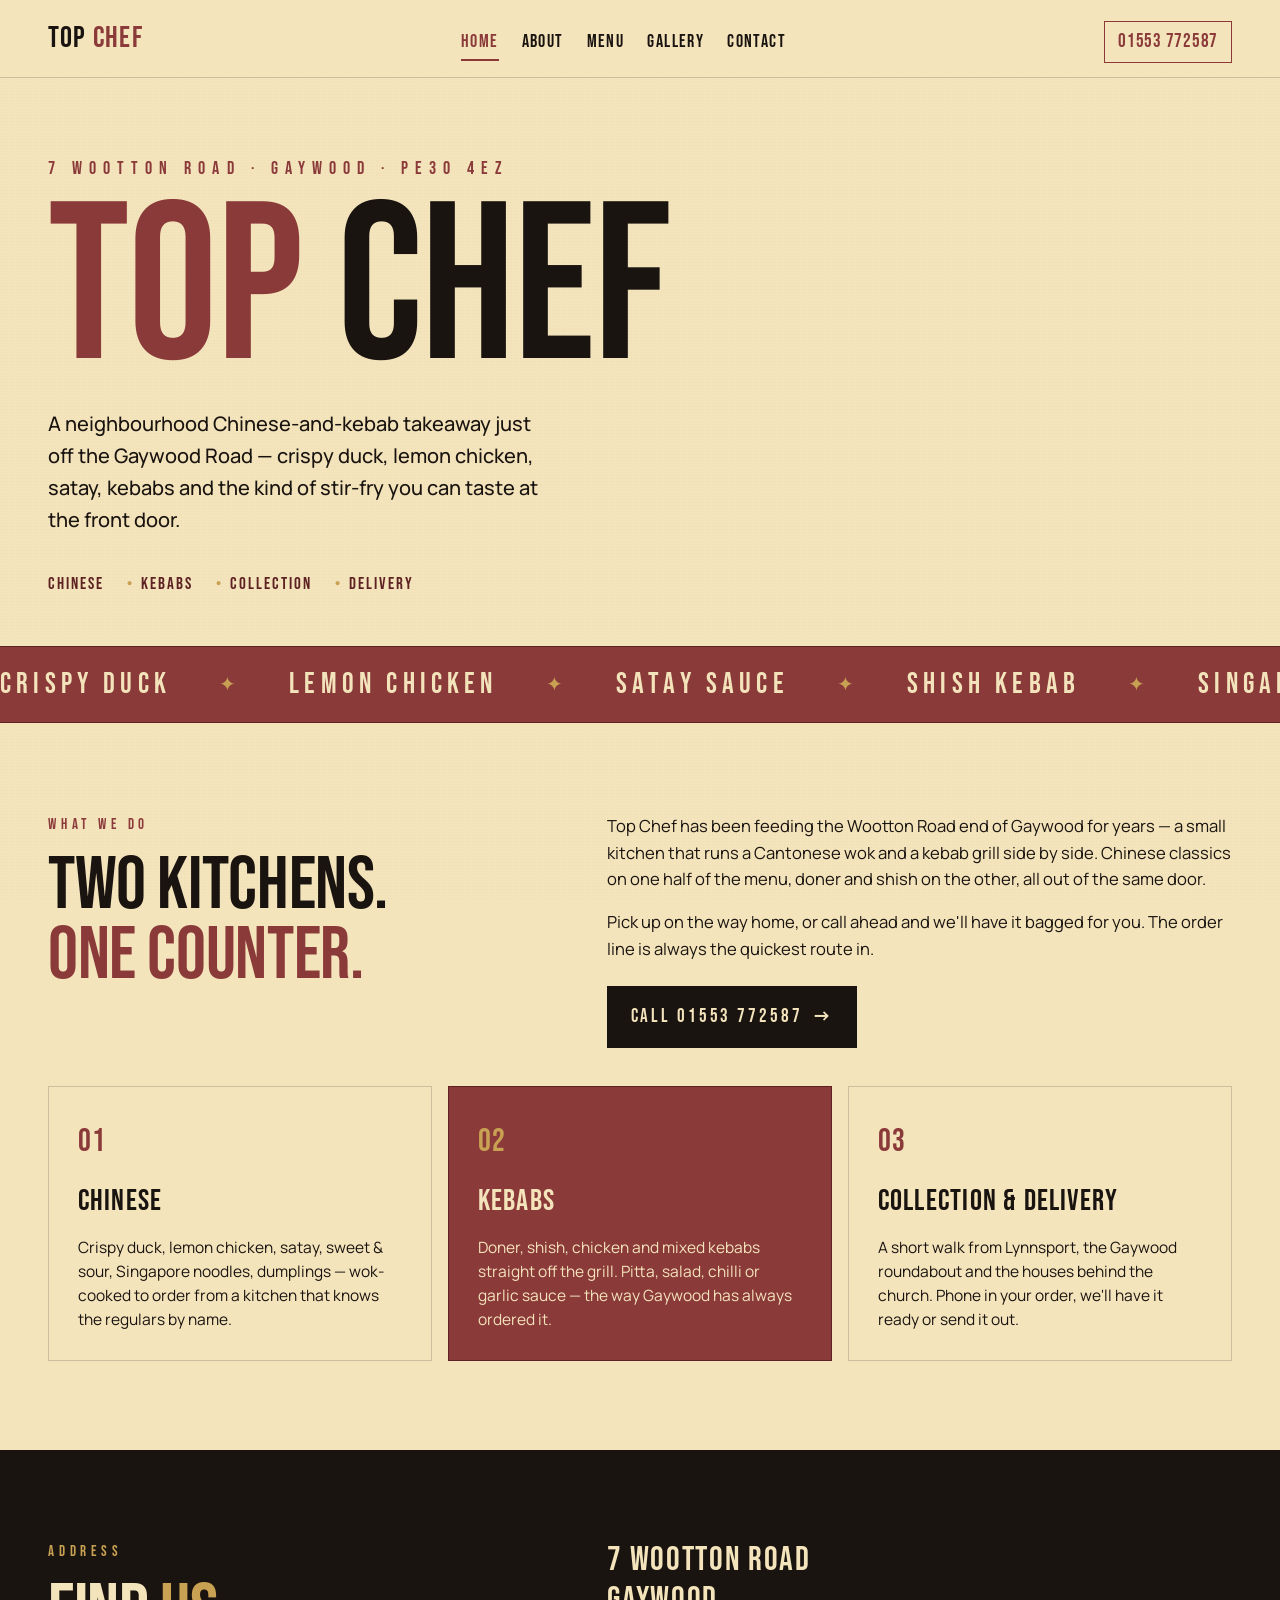
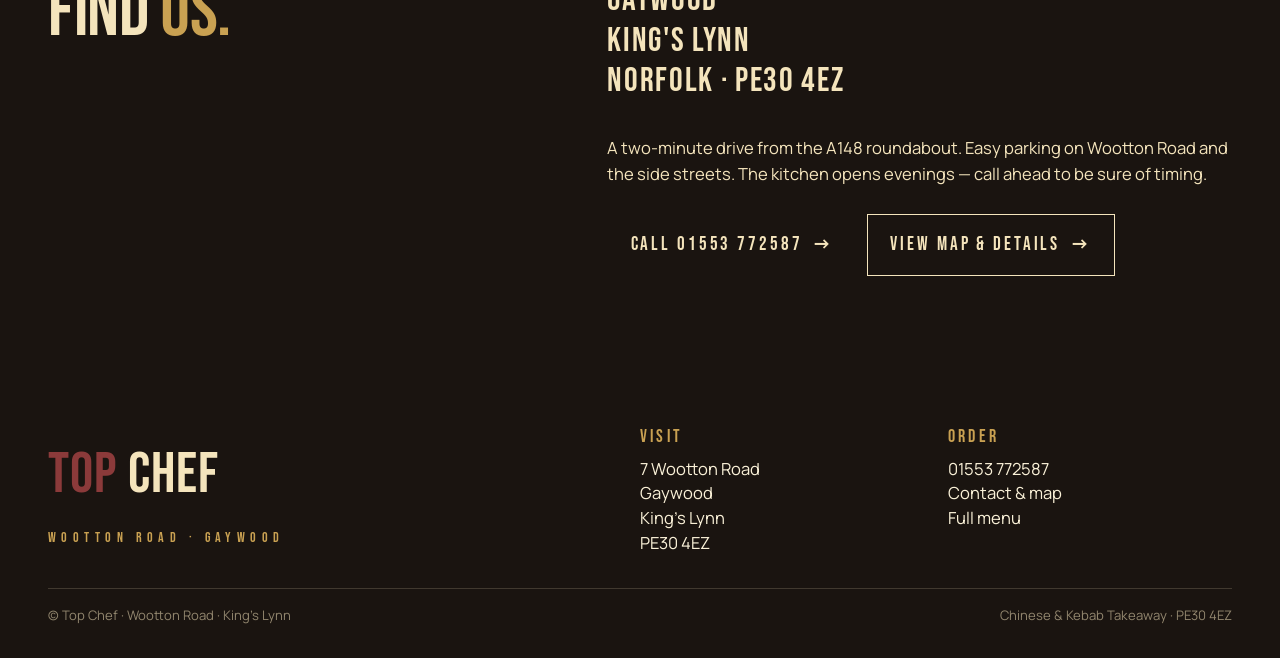
<file: index.html>
<!doctype html>
<html lang="en-GB">
<head>
  <meta charset="utf-8" />
  <meta name="viewport" content="width=device-width, initial-scale=1" />
  <title>Top Chef — Chinese &amp; Kebab Takeaway, Wootton Road, King's Lynn</title>
  <meta name="description" content="Top Chef — Chinese and kebab takeaway on Wootton Road, Gaywood, King's Lynn. Crispy duck, lemon chicken, satay, stir-fries and more. Call 01553 772587." />
  <link rel="stylesheet" href="style.css" />
</head>
<body>
  <nav class="nav" aria-label="Primary">
    <a class="nav__brand" href="index.html"><span>TOP</span> CHEF</a>
    <div class="nav__links">
      <a href="index.html" aria-current="page">Home</a>
      <a href="about.html">About</a>
      <a href="services.html">Menu</a>
      <a href="gallery.html">Gallery</a>
      <a href="contact.html">Contact</a>
    </div>
    <a class="nav__phone" href="tel:+441553772587">01553 772587</a>
  </nav>

  <header class="hero">
    <div class="hero__eyebrow">7 WOOTTON ROAD · GAYWOOD · PE30 4EZ</div>
    <h1 class="hero__wordmark"><span class="accent">TOP</span> CHEF</h1>
    <p class="hero__tag">A neighbourhood Chinese-and-kebab takeaway just off the Gaywood Road — crispy duck, lemon chicken, satay, kebabs and the kind of stir-fry you can taste at the front door.</p>
    <div class="hero__meta">
      <span>CHINESE</span>
      <span>KEBABS</span>
      <span>COLLECTION</span>
      <span>DELIVERY</span>
    </div>
  </header>

  <div class="marquee" aria-hidden="true">
    <div class="marquee__track">
      <span>CRISPY DUCK</span>
      <span>LEMON CHICKEN</span>
      <span>SATAY SAUCE</span>
      <span>SHISH KEBAB</span>
      <span>SINGAPORE NOODLES</span>
      <span>PEKING DUCK</span>
      <span>CRISPY DUCK</span>
      <span>LEMON CHICKEN</span>
      <span>SATAY SAUCE</span>
      <span>SHISH KEBAB</span>
      <span>SINGAPORE NOODLES</span>
      <span>PEKING DUCK</span>
    </div>
  </div>

  <section class="slab">
    <div class="slab__grid slab__grid--split">
      <div>
        <div class="eyebrow">What we do</div>
        <h2 class="h2 reveal">Two kitchens. <span class="accent">One counter.</span></h2>
      </div>
      <div class="slab__body reveal">
        <p>Top Chef has been feeding the Wootton Road end of Gaywood for years — a small kitchen that runs a Cantonese wok and a kebab grill side by side. Chinese classics on one half of the menu, doner and shish on the other, all out of the same door.</p>
        <p>Pick up on the way home, or call ahead and we'll have it bagged for you. The order line is always the quickest route in.</p>
        <a class="btn" href="tel:+441553772587">Call 01553 772587</a>
      </div>
    </div>

    <div class="tiles">
      <div class="tile reveal">
        <div class="tile__num">01</div>
        <div class="tile__title">CHINESE</div>
        <div class="tile__body">Crispy duck, lemon chicken, satay, sweet &amp; sour, Singapore noodles, dumplings — wok-cooked to order from a kitchen that knows the regulars by name.</div>
      </div>
      <div class="tile reveal">
        <div class="tile__num">02</div>
        <div class="tile__title">KEBABS</div>
        <div class="tile__body">Doner, shish, chicken and mixed kebabs straight off the grill. Pitta, salad, chilli or garlic sauce — the way Gaywood has always ordered it.</div>
      </div>
      <div class="tile reveal">
        <div class="tile__num">03</div>
        <div class="tile__title">COLLECTION &amp; DELIVERY</div>
        <div class="tile__body">A short walk from Lynnsport, the Gaywood roundabout and the houses behind the church. Phone in your order, we'll have it ready or send it out.</div>
      </div>
    </div>
  </section>

  <section class="slab slab--ink">
    <div class="slab__grid slab__grid--split">
      <div>
        <div class="eyebrow">Address</div>
        <h2 class="h2 reveal">Find <span class="accent">us.</span></h2>
      </div>
      <div class="slab__body reveal">
        <p style="font-family: var(--font-display); font-size: clamp(1.4rem, 1rem + 1.5vw, 2.1rem); letter-spacing: 0.05em; line-height: 1.2; color: var(--paper);">
          7 WOOTTON ROAD<br/>
          GAYWOOD<br/>
          KING'S LYNN<br/>
          NORFOLK · PE30 4EZ
        </p>
        <p style="margin-top: 1.4rem;">A two-minute drive from the A148 roundabout. Easy parking on Wootton Road and the side streets. The kitchen opens evenings — call ahead to be sure of timing.</p>
        <div style="display: flex; gap: 0.6rem; flex-wrap: wrap; margin-top: 1.2rem;">
          <a class="btn" href="tel:+441553772587">Call 01553 772587</a>
          <a class="btn btn--ghost" style="color: var(--paper); border-color: var(--paper);" href="contact.html">View map &amp; details</a>
        </div>
      </div>
    </div>
  </section>

  <footer class="foot">
    <div class="foot__grid">
      <div>
        <div class="foot__brand"><span>TOP</span> CHEF<small>WOOTTON ROAD · GAYWOOD</small></div>
      </div>
      <div>
        <h4>VISIT</h4>
        <p style="margin: 0; line-height: 1.5;">7 Wootton Road<br/>Gaywood<br/>King's Lynn<br/>PE30 4EZ</p>
      </div>
      <div>
        <h4>ORDER</h4>
        <p style="margin: 0; line-height: 1.5;"><a href="tel:+441553772587">01553 772587</a><br/><a href="contact.html">Contact &amp; map</a><br/><a href="services.html">Full menu</a></p>
      </div>
    </div>
    <hr class="foot__rule" />
    <div class="foot__fine">
      <span>© Top Chef · Wootton Road · King's Lynn</span>
      <span>Chinese &amp; Kebab Takeaway · PE30 4EZ</span>
    </div>
  </footer>
</body>
</html>
</file>
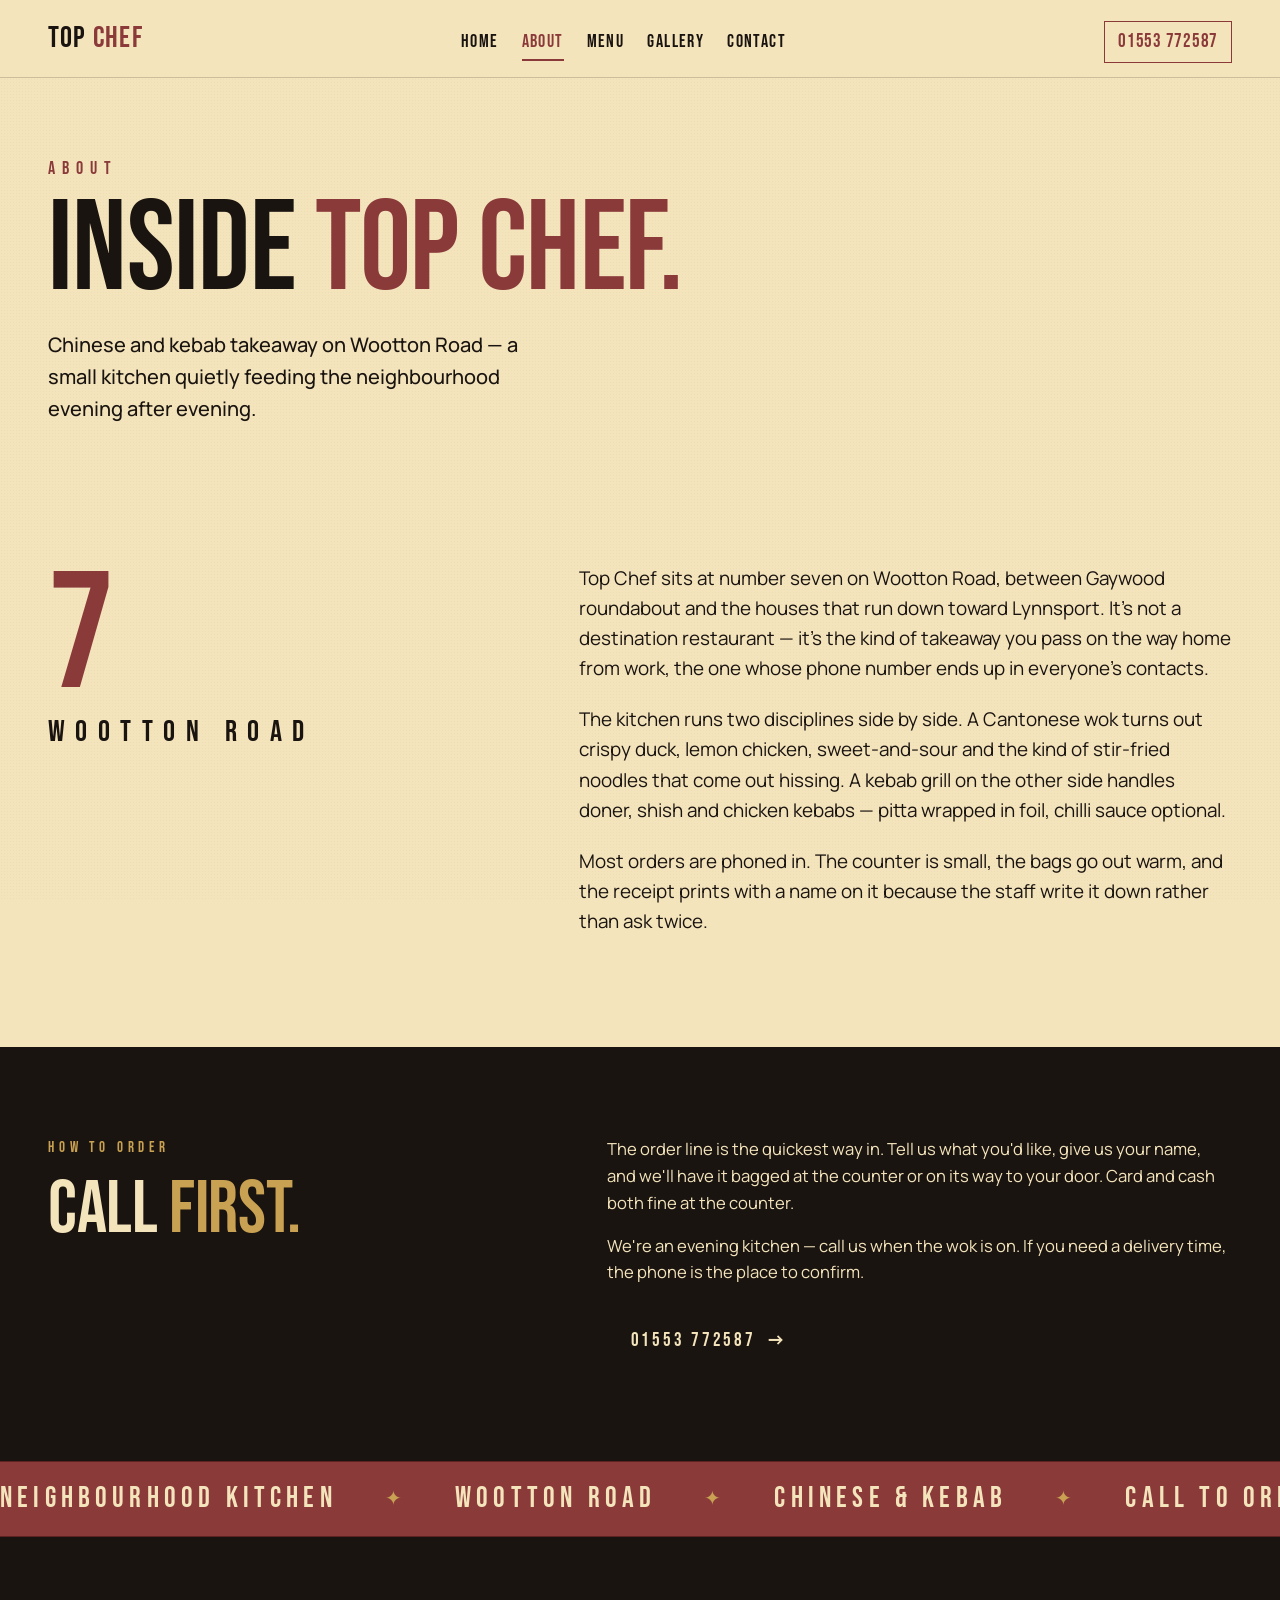
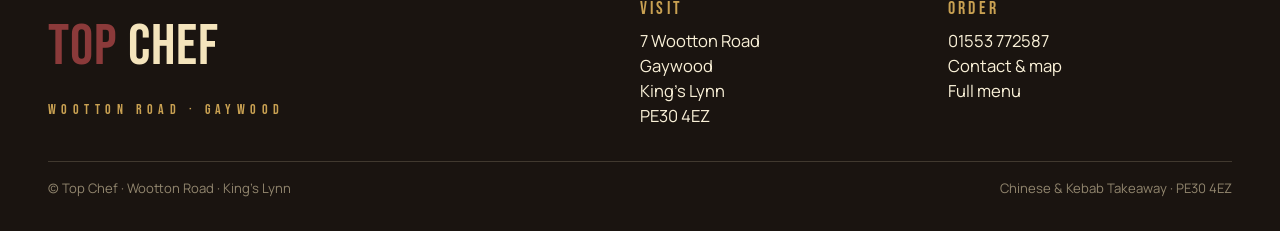
<file: about.html>
<!doctype html>
<html lang="en-GB">
<head>
  <meta charset="utf-8" />
  <meta name="viewport" content="width=device-width, initial-scale=1" />
  <title>About — Top Chef, Wootton Road, King's Lynn</title>
  <meta name="description" content="About Top Chef — a neighbourhood Chinese and kebab takeaway at 7 Wootton Road, Gaywood, King's Lynn PE30 4EZ." />
  <link rel="stylesheet" href="style.css" />
</head>
<body>
  <nav class="nav" aria-label="Primary">
    <a class="nav__brand" href="index.html"><span>TOP</span> CHEF</a>
    <div class="nav__links">
      <a href="index.html">Home</a>
      <a href="about.html" aria-current="page">About</a>
      <a href="services.html">Menu</a>
      <a href="gallery.html">Gallery</a>
      <a href="contact.html">Contact</a>
    </div>
    <a class="nav__phone" href="tel:+441553772587">01553 772587</a>
  </nav>

  <header class="hero">
    <div class="hero__eyebrow">ABOUT</div>
    <h1 class="hero__wordmark" style="font-size: clamp(3rem, 10vw, 8rem);">INSIDE <span class="accent">TOP CHEF.</span></h1>
    <p class="hero__tag">Chinese and kebab takeaway on Wootton Road — a small kitchen quietly feeding the neighbourhood evening after evening.</p>
  </header>

  <section class="slab">
    <div class="about-lockup">
      <div class="about-lockup__num">
        7
        <small>WOOTTON ROAD</small>
      </div>
      <div class="about-body reveal">
        <p>Top Chef sits at number seven on Wootton Road, between Gaywood roundabout and the houses that run down toward Lynnsport. It's not a destination restaurant — it's the kind of takeaway you pass on the way home from work, the one whose phone number ends up in everyone's contacts.</p>
        <p>The kitchen runs two disciplines side by side. A Cantonese wok turns out crispy duck, lemon chicken, sweet-and-sour and the kind of stir-fried noodles that come out hissing. A kebab grill on the other side handles doner, shish and chicken kebabs — pitta wrapped in foil, chilli sauce optional.</p>
        <p>Most orders are phoned in. The counter is small, the bags go out warm, and the receipt prints with a name on it because the staff write it down rather than ask twice.</p>
      </div>
    </div>
  </section>

  <section class="slab slab--ink">
    <div class="slab__grid slab__grid--split">
      <div>
        <div class="eyebrow">How to order</div>
        <h2 class="h2 reveal">Call <span class="accent">first.</span></h2>
      </div>
      <div class="slab__body reveal">
        <p>The order line is the quickest way in. Tell us what you'd like, give us your name, and we'll have it bagged at the counter or on its way to your door. Card and cash both fine at the counter.</p>
        <p>We're an evening kitchen — call us when the wok is on. If you need a delivery time, the phone is the place to confirm.</p>
        <a class="btn" href="tel:+441553772587">01553 772587</a>
      </div>
    </div>
  </section>

  <div class="marquee" aria-hidden="true">
    <div class="marquee__track">
      <span>NEIGHBOURHOOD KITCHEN</span>
      <span>WOOTTON ROAD</span>
      <span>CHINESE &amp; KEBAB</span>
      <span>CALL TO ORDER</span>
      <span>GAYWOOD PE30 4EZ</span>
      <span>NEIGHBOURHOOD KITCHEN</span>
      <span>WOOTTON ROAD</span>
      <span>CHINESE &amp; KEBAB</span>
      <span>CALL TO ORDER</span>
      <span>GAYWOOD PE30 4EZ</span>
    </div>
  </div>

  <footer class="foot">
    <div class="foot__grid">
      <div>
        <div class="foot__brand"><span>TOP</span> CHEF<small>WOOTTON ROAD · GAYWOOD</small></div>
      </div>
      <div>
        <h4>VISIT</h4>
        <p style="margin: 0; line-height: 1.5;">7 Wootton Road<br/>Gaywood<br/>King's Lynn<br/>PE30 4EZ</p>
      </div>
      <div>
        <h4>ORDER</h4>
        <p style="margin: 0; line-height: 1.5;"><a href="tel:+441553772587">01553 772587</a><br/><a href="contact.html">Contact &amp; map</a><br/><a href="services.html">Full menu</a></p>
      </div>
    </div>
    <hr class="foot__rule" />
    <div class="foot__fine">
      <span>© Top Chef · Wootton Road · King's Lynn</span>
      <span>Chinese &amp; Kebab Takeaway · PE30 4EZ</span>
    </div>
  </footer>
</body>
</html>
</file>
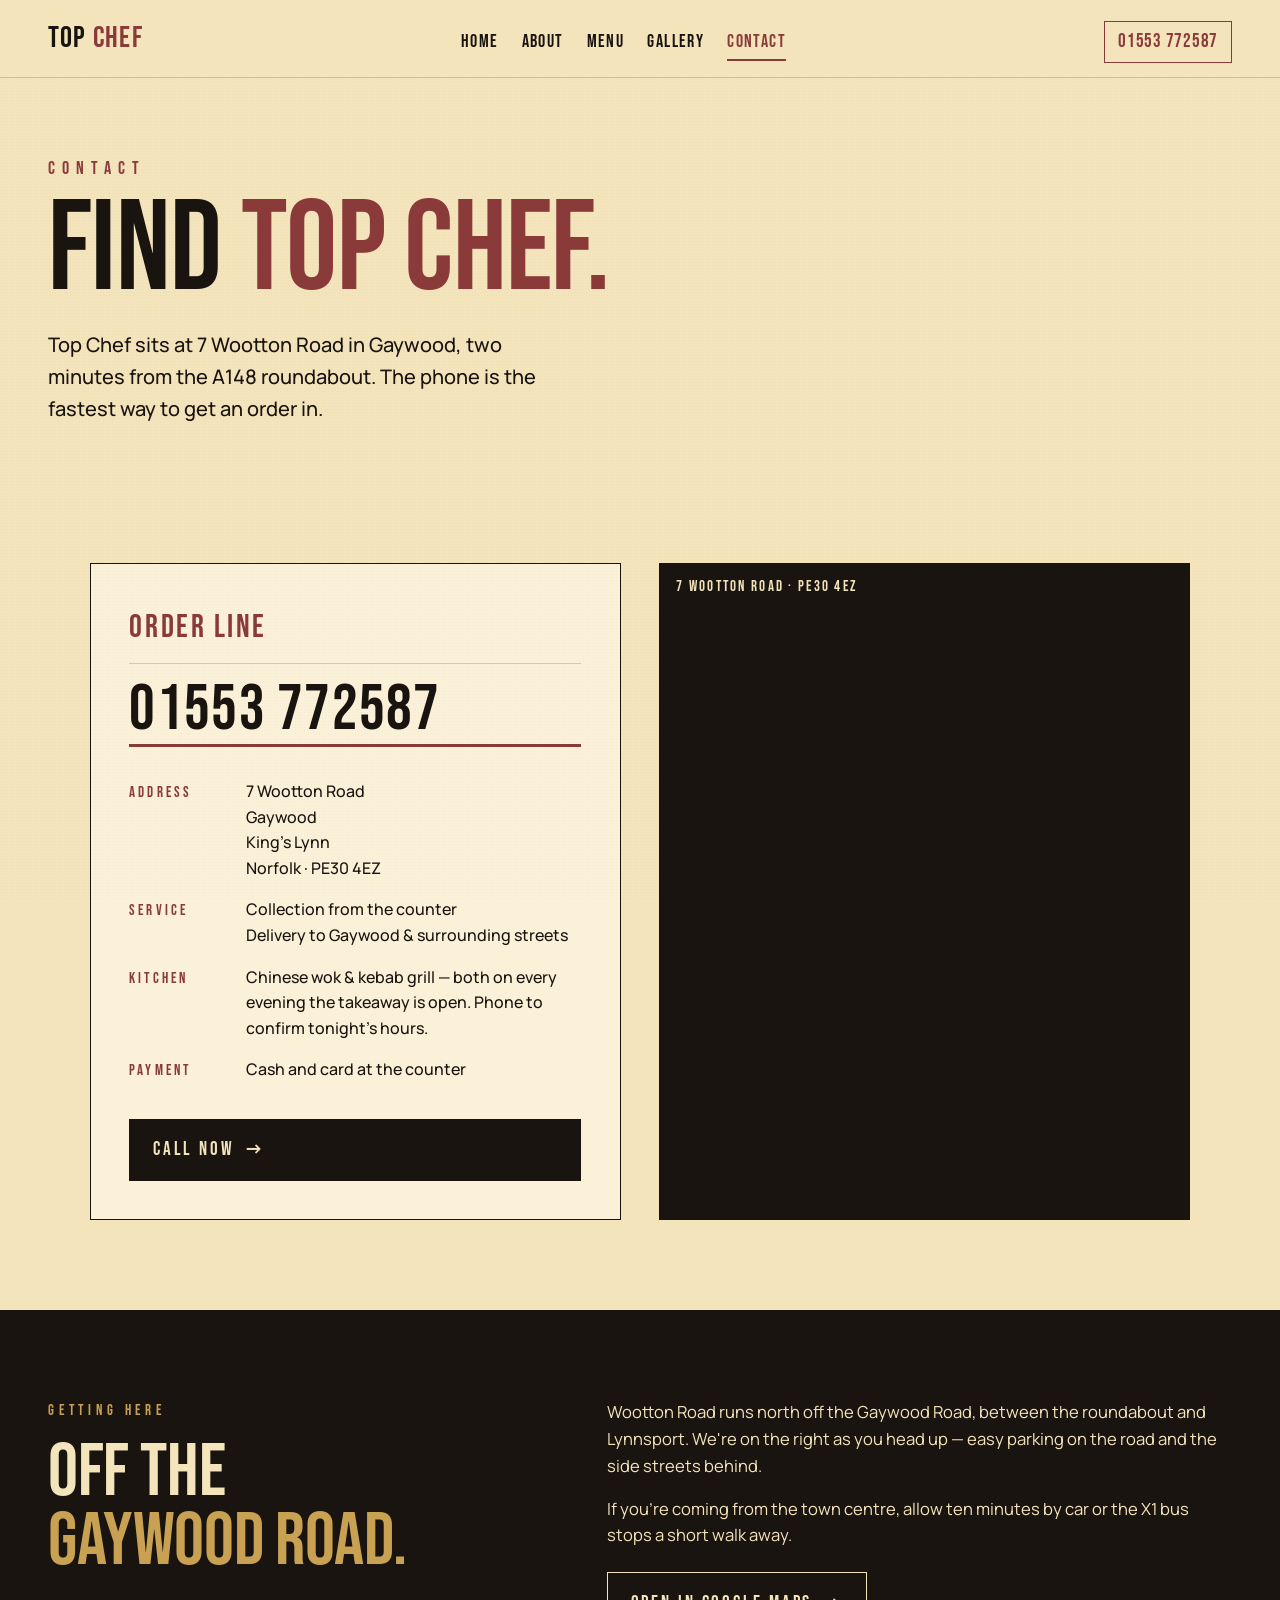
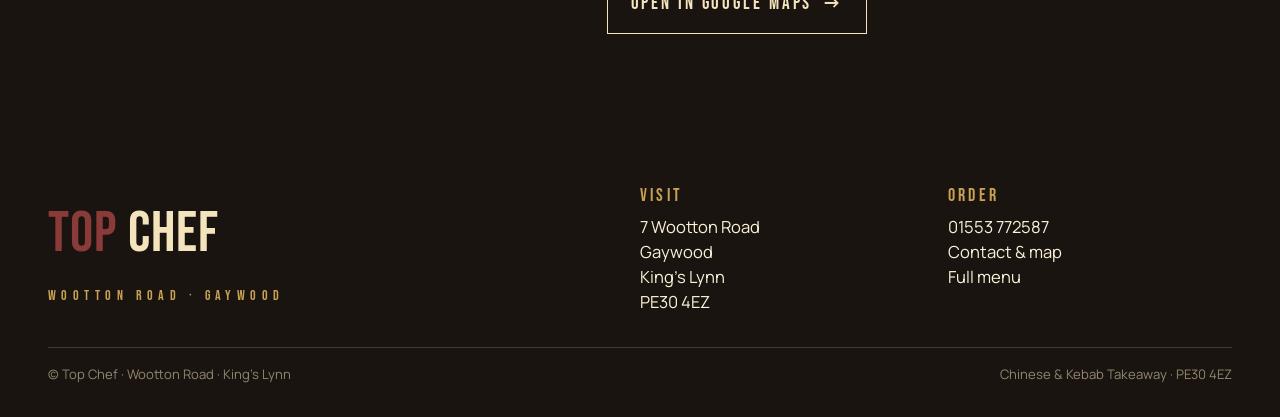
<file: contact.html>
<!doctype html>
<html lang="en-GB">
<head>
  <meta charset="utf-8" />
  <meta name="viewport" content="width=device-width, initial-scale=1" />
  <title>Contact — Top Chef, Wootton Road, King's Lynn</title>
  <meta name="description" content="Top Chef contact — 7 Wootton Road, Gaywood, King's Lynn PE30 4EZ. Call 01553 772587 to order Chinese food and kebabs." />
  <link rel="stylesheet" href="style.css" />
</head>
<body>
  <nav class="nav" aria-label="Primary">
    <a class="nav__brand" href="index.html"><span>TOP</span> CHEF</a>
    <div class="nav__links">
      <a href="index.html">Home</a>
      <a href="about.html">About</a>
      <a href="services.html">Menu</a>
      <a href="gallery.html">Gallery</a>
      <a href="contact.html" aria-current="page">Contact</a>
    </div>
    <a class="nav__phone" href="tel:+441553772587">01553 772587</a>
  </nav>

  <header class="hero">
    <div class="hero__eyebrow">CONTACT</div>
    <h1 class="hero__wordmark" style="font-size: clamp(3rem, 10vw, 8rem);">FIND <span class="accent">TOP CHEF.</span></h1>
    <p class="hero__tag">Top Chef sits at 7 Wootton Road in Gaywood, two minutes from the A148 roundabout. The phone is the fastest way to get an order in.</p>
  </header>

  <section class="slab">
    <div class="contact-grid">
      <div class="letterhead reveal">
        <div class="letterhead__title">Order line</div>
        <a class="letterhead__phone" href="tel:+441553772587">01553&nbsp;772587</a>

        <div class="letterhead__line" style="margin-top: 1rem;">
          <span class="letterhead__label">Address</span>
          <span class="letterhead__value">7 Wootton Road<br/>Gaywood<br/>King's Lynn<br/>Norfolk · PE30 4EZ</span>
        </div>

        <div class="letterhead__line">
          <span class="letterhead__label">Service</span>
          <span class="letterhead__value">Collection from the counter<br/>Delivery to Gaywood &amp; surrounding streets</span>
        </div>

        <div class="letterhead__line">
          <span class="letterhead__label">Kitchen</span>
          <span class="letterhead__value">Chinese wok &amp; kebab grill — both on every evening the takeaway is open. Phone to confirm tonight's hours.</span>
        </div>

        <div class="letterhead__line">
          <span class="letterhead__label">Payment</span>
          <span class="letterhead__value">Cash and card at the counter</span>
        </div>

        <a class="btn" href="tel:+441553772587" style="margin-top: 1.2rem;">Call now</a>
      </div>

      <div class="map-wrap reveal">
        <div class="map-caption">7 WOOTTON ROAD · PE30 4EZ</div>
        <iframe
          title="Map of Top Chef, 7 Wootton Road, King's Lynn, PE30 4EZ"
          loading="lazy"
          referrerpolicy="no-referrer-when-downgrade"
          src="https://www.google.com/maps?q=7+Wootton+Road,+King%27s+Lynn,+PE30+4EZ&output=embed"
          allowfullscreen></iframe>
      </div>
    </div>
  </section>

  <section class="slab slab--ink">
    <div class="slab__grid slab__grid--split">
      <div>
        <div class="eyebrow">Getting here</div>
        <h2 class="h2 reveal">Off the <span class="accent">Gaywood Road.</span></h2>
      </div>
      <div class="slab__body reveal">
        <p>Wootton Road runs north off the Gaywood Road, between the roundabout and Lynnsport. We're on the right as you head up — easy parking on the road and the side streets behind.</p>
        <p>If you're coming from the town centre, allow ten minutes by car or the X1 bus stops a short walk away.</p>
        <a class="btn" href="https://www.google.com/maps?q=7+Wootton+Road,+King%27s+Lynn,+PE30+4EZ" target="_blank" rel="noopener" style="color: var(--paper); border-color: var(--paper); background: transparent;">Open in Google Maps</a>
      </div>
    </div>
  </section>

  <footer class="foot">
    <div class="foot__grid">
      <div>
        <div class="foot__brand"><span>TOP</span> CHEF<small>WOOTTON ROAD · GAYWOOD</small></div>
      </div>
      <div>
        <h4>VISIT</h4>
        <p style="margin: 0; line-height: 1.5;">7 Wootton Road<br/>Gaywood<br/>King's Lynn<br/>PE30 4EZ</p>
      </div>
      <div>
        <h4>ORDER</h4>
        <p style="margin: 0; line-height: 1.5;"><a href="tel:+441553772587">01553 772587</a><br/><a href="contact.html">Contact &amp; map</a><br/><a href="services.html">Full menu</a></p>
      </div>
    </div>
    <hr class="foot__rule" />
    <div class="foot__fine">
      <span>© Top Chef · Wootton Road · King's Lynn</span>
      <span>Chinese &amp; Kebab Takeaway · PE30 4EZ</span>
    </div>
  </footer>
</body>
</html>
</file>
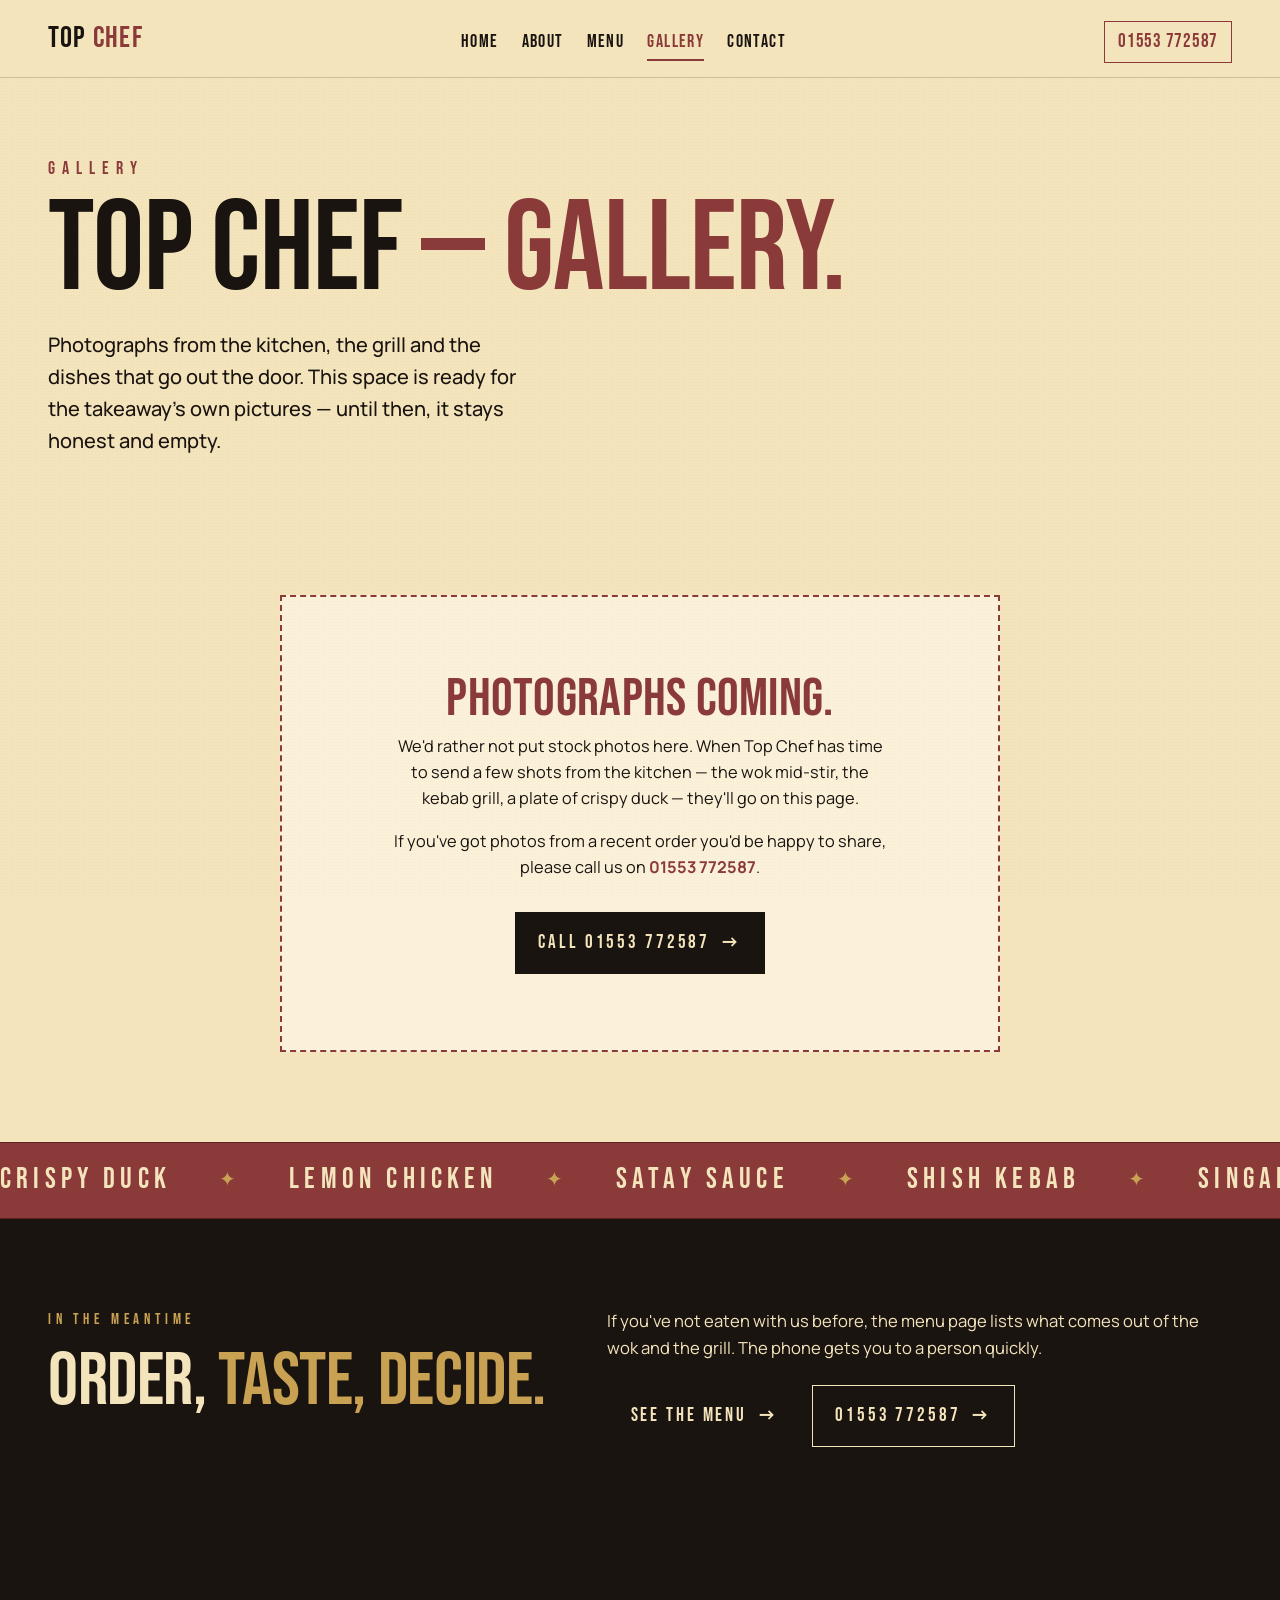
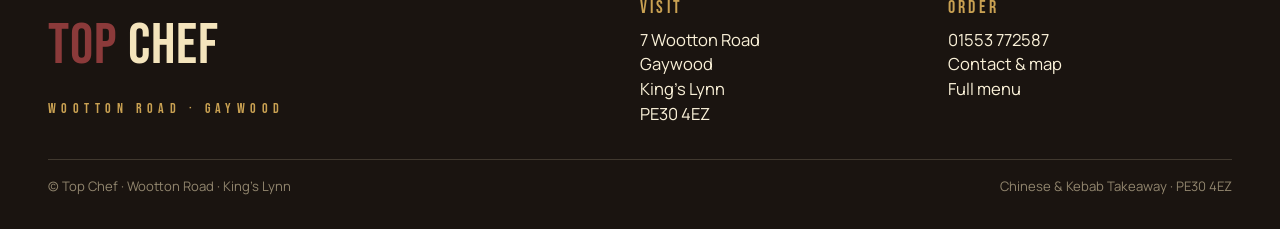
<file: gallery.html>
<!doctype html>
<html lang="en-GB">
<head>
  <meta charset="utf-8" />
  <meta name="viewport" content="width=device-width, initial-scale=1" />
  <title>Gallery — Top Chef, Wootton Road, King's Lynn</title>
  <meta name="description" content="Top Chef gallery — photographs of the kitchen, the counter and the food at 7 Wootton Road, Gaywood, King's Lynn." />
  <link rel="stylesheet" href="style.css" />
</head>
<body>
  <nav class="nav" aria-label="Primary">
    <a class="nav__brand" href="index.html"><span>TOP</span> CHEF</a>
    <div class="nav__links">
      <a href="index.html">Home</a>
      <a href="about.html">About</a>
      <a href="services.html">Menu</a>
      <a href="gallery.html" aria-current="page">Gallery</a>
      <a href="contact.html">Contact</a>
    </div>
    <a class="nav__phone" href="tel:+441553772587">01553 772587</a>
  </nav>

  <header class="hero">
    <div class="hero__eyebrow">GALLERY</div>
    <h1 class="hero__wordmark" style="font-size: clamp(3rem, 10vw, 8rem);">TOP CHEF <span class="accent">— GALLERY.</span></h1>
    <p class="hero__tag">Photographs from the kitchen, the grill and the dishes that go out the door. This space is ready for the takeaway's own pictures — until then, it stays honest and empty.</p>
  </header>

  <section class="slab">
    <div class="gallery-empty reveal">
      <h2>Photographs coming.</h2>
      <p>We'd rather not put stock photos here. When Top Chef has time to send a few shots from the kitchen — the wok mid-stir, the kebab grill, a plate of crispy duck — they'll go on this page.</p>
      <p style="margin-top: 1rem;">If you've got photos from a recent order you'd be happy to share, please call us on <a href="tel:+441553772587" style="color: var(--oxblood); font-weight: 700;">01553&nbsp;772587</a>.</p>
      <a class="btn" href="tel:+441553772587" style="margin-top: 1.6rem;">Call 01553 772587</a>
    </div>
  </section>

  <div class="marquee" aria-hidden="true">
    <div class="marquee__track">
      <span>CRISPY DUCK</span>
      <span>LEMON CHICKEN</span>
      <span>SATAY SAUCE</span>
      <span>SHISH KEBAB</span>
      <span>SINGAPORE NOODLES</span>
      <span>PEKING DUCK</span>
      <span>CRISPY DUCK</span>
      <span>LEMON CHICKEN</span>
      <span>SATAY SAUCE</span>
      <span>SHISH KEBAB</span>
      <span>SINGAPORE NOODLES</span>
      <span>PEKING DUCK</span>
    </div>
  </div>

  <section class="slab slab--ink">
    <div class="slab__grid slab__grid--split">
      <div>
        <div class="eyebrow">In the meantime</div>
        <h2 class="h2 reveal">Order, <span class="accent">taste, decide.</span></h2>
      </div>
      <div class="slab__body reveal">
        <p>If you've not eaten with us before, the menu page lists what comes out of the wok and the grill. The phone gets you to a person quickly.</p>
        <div style="display: flex; gap: 0.6rem; flex-wrap: wrap; margin-top: 1rem;">
          <a class="btn" href="services.html">See the menu</a>
          <a class="btn btn--ghost" href="tel:+441553772587" style="color: var(--paper); border-color: var(--paper);">01553 772587</a>
        </div>
      </div>
    </div>
  </section>

  <footer class="foot">
    <div class="foot__grid">
      <div>
        <div class="foot__brand"><span>TOP</span> CHEF<small>WOOTTON ROAD · GAYWOOD</small></div>
      </div>
      <div>
        <h4>VISIT</h4>
        <p style="margin: 0; line-height: 1.5;">7 Wootton Road<br/>Gaywood<br/>King's Lynn<br/>PE30 4EZ</p>
      </div>
      <div>
        <h4>ORDER</h4>
        <p style="margin: 0; line-height: 1.5;"><a href="tel:+441553772587">01553 772587</a><br/><a href="contact.html">Contact &amp; map</a><br/><a href="services.html">Full menu</a></p>
      </div>
    </div>
    <hr class="foot__rule" />
    <div class="foot__fine">
      <span>© Top Chef · Wootton Road · King's Lynn</span>
      <span>Chinese &amp; Kebab Takeaway · PE30 4EZ</span>
    </div>
  </footer>
</body>
</html>
</file>
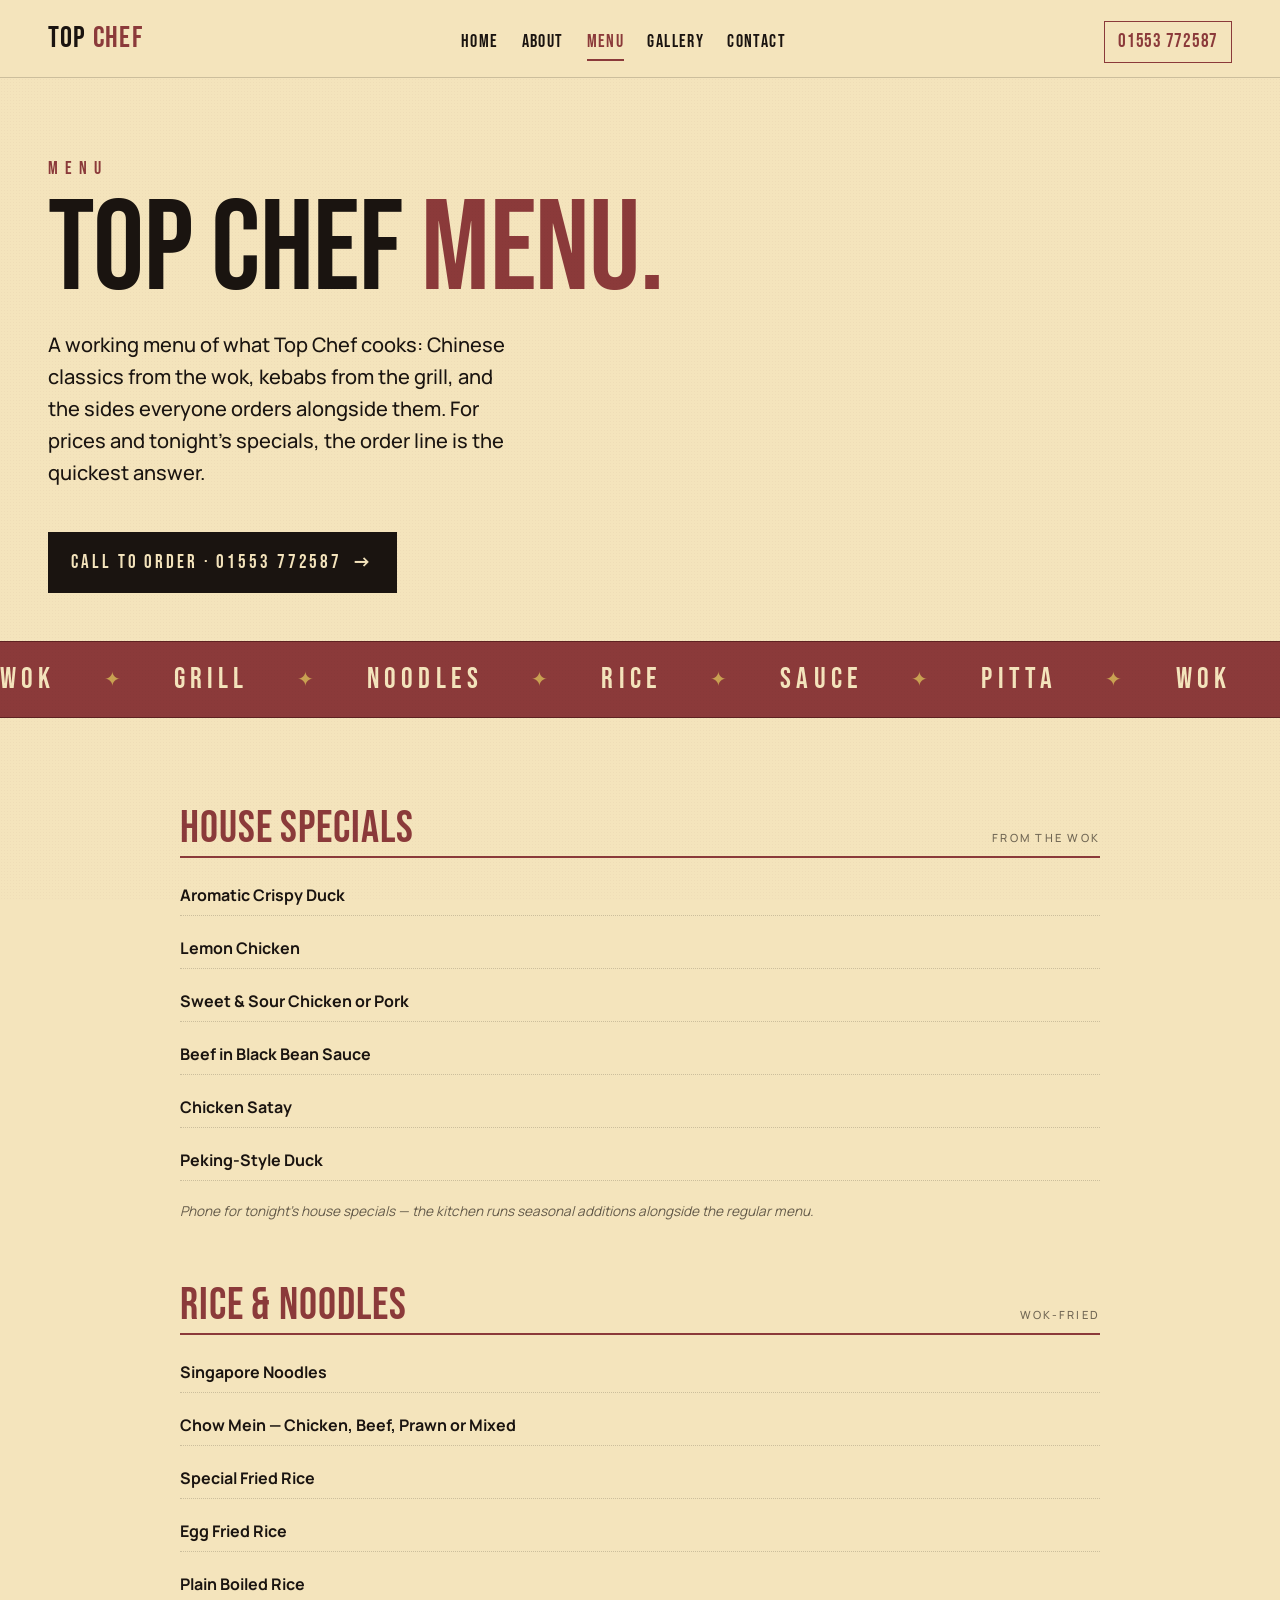
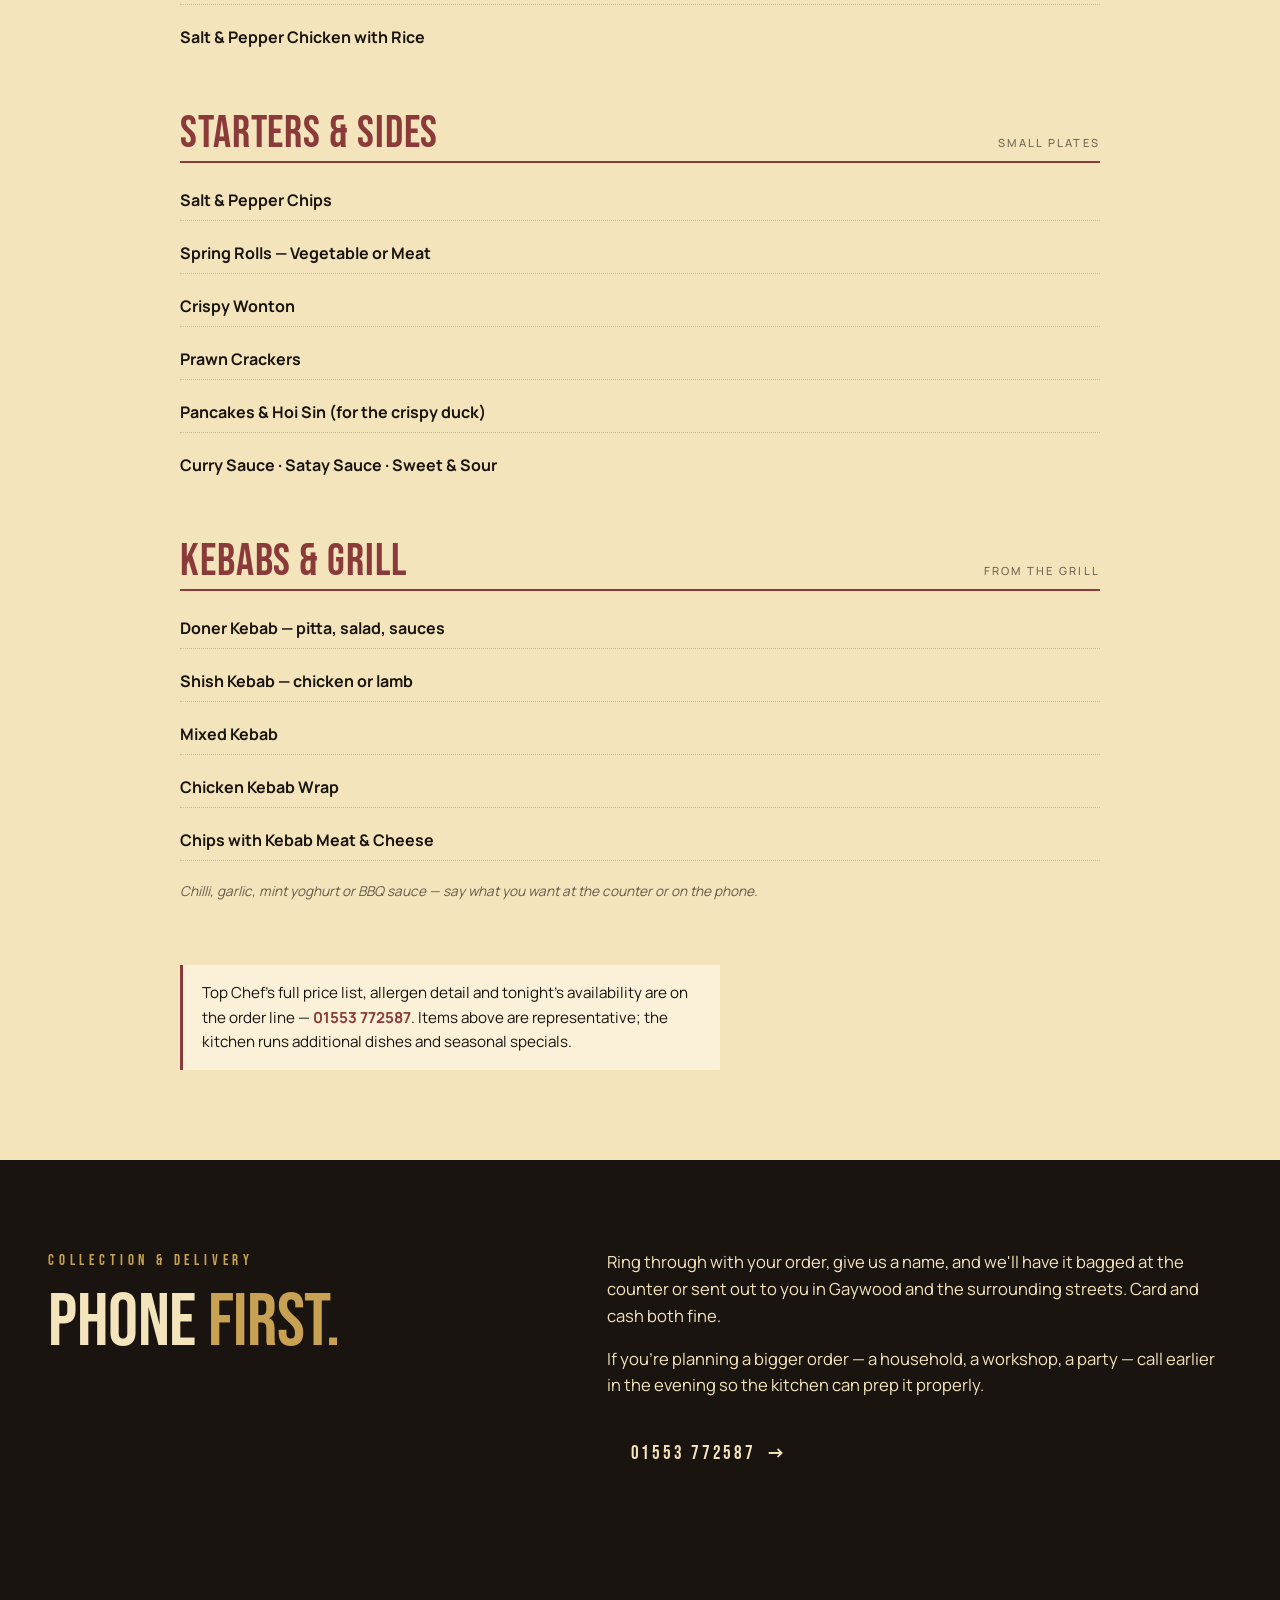
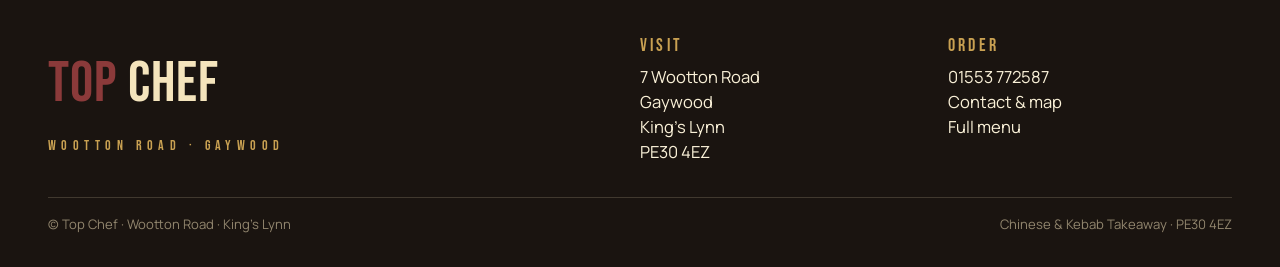
<file: services.html>
<!doctype html>
<html lang="en-GB">
<head>
  <meta charset="utf-8" />
  <meta name="viewport" content="width=device-width, initial-scale=1" />
  <title>Menu — Top Chef, Wootton Road, King's Lynn</title>
  <meta name="description" content="Top Chef menu — Chinese dishes, kebabs, sides and rice. Wootton Road, Gaywood, King's Lynn PE30 4EZ. Call 01553 772587 to order." />
  <link rel="stylesheet" href="style.css" />
</head>
<body>
  <nav class="nav" aria-label="Primary">
    <a class="nav__brand" href="index.html"><span>TOP</span> CHEF</a>
    <div class="nav__links">
      <a href="index.html">Home</a>
      <a href="about.html">About</a>
      <a href="services.html" aria-current="page">Menu</a>
      <a href="gallery.html">Gallery</a>
      <a href="contact.html">Contact</a>
    </div>
    <a class="nav__phone" href="tel:+441553772587">01553 772587</a>
  </nav>

  <header class="hero">
    <div class="hero__eyebrow">MENU</div>
    <h1 class="hero__wordmark" style="font-size: clamp(3rem, 10vw, 8rem);">TOP CHEF <span class="accent">MENU.</span></h1>
    <p class="hero__tag">A working menu of what Top Chef cooks: Chinese classics from the wok, kebabs from the grill, and the sides everyone orders alongside them. For prices and tonight's specials, the order line is the quickest answer.</p>
    <a class="btn" href="tel:+441553772587" style="margin-top: 1.4rem;">Call to order · 01553 772587</a>
  </header>

  <div class="marquee" aria-hidden="true">
    <div class="marquee__track">
      <span>WOK</span>
      <span>GRILL</span>
      <span>NOODLES</span>
      <span>RICE</span>
      <span>SAUCE</span>
      <span>PITTA</span>
      <span>WOK</span>
      <span>GRILL</span>
      <span>NOODLES</span>
      <span>RICE</span>
      <span>SAUCE</span>
      <span>PITTA</span>
    </div>
  </div>

  <section class="slab">
    <div class="menu">

      <div class="menu__section reveal">
        <h3>House Specials <small>FROM THE WOK</small></h3>
        <ul class="menu__list">
          <li><span class="dish">Aromatic Crispy Duck</span></li>
          <li><span class="dish">Lemon Chicken</span></li>
          <li><span class="dish">Sweet &amp; Sour Chicken or Pork</span></li>
          <li><span class="dish">Beef in Black Bean Sauce</span></li>
          <li><span class="dish">Chicken Satay</span></li>
          <li><span class="dish">Peking-Style Duck</span></li>
          <li class="note">Phone for tonight's house specials — the kitchen runs seasonal additions alongside the regular menu.</li>
        </ul>
      </div>

      <div class="menu__section reveal">
        <h3>Rice &amp; Noodles <small>WOK-FRIED</small></h3>
        <ul class="menu__list">
          <li><span class="dish">Singapore Noodles</span></li>
          <li><span class="dish">Chow Mein — Chicken, Beef, Prawn or Mixed</span></li>
          <li><span class="dish">Special Fried Rice</span></li>
          <li><span class="dish">Egg Fried Rice</span></li>
          <li><span class="dish">Plain Boiled Rice</span></li>
          <li><span class="dish">Salt &amp; Pepper Chicken with Rice</span></li>
        </ul>
      </div>

      <div class="menu__section reveal">
        <h3>Starters &amp; Sides <small>SMALL PLATES</small></h3>
        <ul class="menu__list">
          <li><span class="dish">Salt &amp; Pepper Chips</span></li>
          <li><span class="dish">Spring Rolls — Vegetable or Meat</span></li>
          <li><span class="dish">Crispy Wonton</span></li>
          <li><span class="dish">Prawn Crackers</span></li>
          <li><span class="dish">Pancakes &amp; Hoi Sin (for the crispy duck)</span></li>
          <li><span class="dish">Curry Sauce · Satay Sauce · Sweet &amp; Sour</span></li>
        </ul>
      </div>

      <div class="menu__section reveal">
        <h3>Kebabs &amp; Grill <small>FROM THE GRILL</small></h3>
        <ul class="menu__list">
          <li><span class="dish">Doner Kebab — pitta, salad, sauces</span></li>
          <li><span class="dish">Shish Kebab — chicken or lamb</span></li>
          <li><span class="dish">Mixed Kebab</span></li>
          <li><span class="dish">Chicken Kebab Wrap</span></li>
          <li><span class="dish">Chips with Kebab Meat &amp; Cheese</span></li>
          <li class="note">Chilli, garlic, mint yoghurt or BBQ sauce — say what you want at the counter or on the phone.</li>
        </ul>
      </div>

      <p class="menu__note reveal">
        Top Chef's full price list, allergen detail and tonight's availability are on the order line — <a href="tel:+441553772587" style="color: var(--oxblood); font-weight: 700;">01553&nbsp;772587</a>. Items above are representative; the kitchen runs additional dishes and seasonal specials.
      </p>
    </div>
  </section>

  <section class="slab slab--ink">
    <div class="slab__grid slab__grid--split">
      <div>
        <div class="eyebrow">Collection &amp; delivery</div>
        <h2 class="h2 reveal">Phone <span class="accent">first.</span></h2>
      </div>
      <div class="slab__body reveal">
        <p>Ring through with your order, give us a name, and we'll have it bagged at the counter or sent out to you in Gaywood and the surrounding streets. Card and cash both fine.</p>
        <p>If you're planning a bigger order — a household, a workshop, a party — call earlier in the evening so the kitchen can prep it properly.</p>
        <a class="btn" href="tel:+441553772587">01553 772587</a>
      </div>
    </div>
  </section>

  <footer class="foot">
    <div class="foot__grid">
      <div>
        <div class="foot__brand"><span>TOP</span> CHEF<small>WOOTTON ROAD · GAYWOOD</small></div>
      </div>
      <div>
        <h4>VISIT</h4>
        <p style="margin: 0; line-height: 1.5;">7 Wootton Road<br/>Gaywood<br/>King's Lynn<br/>PE30 4EZ</p>
      </div>
      <div>
        <h4>ORDER</h4>
        <p style="margin: 0; line-height: 1.5;"><a href="tel:+441553772587">01553 772587</a><br/><a href="contact.html">Contact &amp; map</a><br/><a href="services.html">Full menu</a></p>
      </div>
    </div>
    <hr class="foot__rule" />
    <div class="foot__fine">
      <span>© Top Chef · Wootton Road · King's Lynn</span>
      <span>Chinese &amp; Kebab Takeaway · PE30 4EZ</span>
    </div>
  </footer>
</body>
</html>
</file>
<file: style.css>
/* Top Chef · 7 Wootton Road, Gaywood, King's Lynn, PE30 4EZ
   Type-first neighbourhood Chinese-and-kebab takeaway. */

@import url('https://fonts.googleapis.com/css2?family=Bebas+Neue&family=Manrope:wght@400;500;700;800&display=swap');

:root {
  --ink: #1A1410;
  --paper: #F4E4BC;
  --paper-soft: #FAF1D8;
  --oxblood: #8B3A3A;
  --oxblood-dark: #5E2222;
  --gold: #C9A152;
  --rule: rgba(26, 20, 16, 0.18);
  --font-display: "Bebas Neue", "Arial Narrow", sans-serif;
  --font-body: "Manrope", system-ui, sans-serif;
  --measure: 64ch;
}

* { box-sizing: border-box; }

html { scroll-behavior: smooth; }

body {
  margin: 0;
  background: var(--paper);
  color: var(--ink);
  font-family: var(--font-body);
  font-size: clamp(0.95rem, 0.6rem + 0.55vw, 1.05rem);
  line-height: 1.6;
  text-rendering: optimizeLegibility;
  -webkit-font-smoothing: antialiased;
}

/* Paper grain to kill digital flatness */
body::before {
  content: "";
  position: fixed;
  inset: 0;
  pointer-events: none;
  z-index: 1;
  background-image: radial-gradient(rgba(94, 34, 34, 0.05) 1px, transparent 1px);
  background-size: 3px 3px;
  mix-blend-mode: multiply;
  opacity: 0.6;
}

img { max-width: 100%; display: block; }

a {
  color: inherit;
  text-decoration: none;
}

h1, h2, h3, h4 {
  font-family: var(--font-display);
  font-weight: 400;
  letter-spacing: 0.005em;
  line-height: 0.92;
  margin: 0;
  text-wrap: balance;
}

p { text-wrap: pretty; hyphens: auto; margin: 0 0 1em; }
p:last-child { margin-bottom: 0; }

/* ---------------- NAV ---------------- */

.nav {
  position: sticky;
  top: 0;
  z-index: 10;
  background: var(--paper);
  border-bottom: 1px solid var(--rule);
  padding: 0.85rem clamp(1rem, 4vw, 3rem);
  display: flex;
  align-items: baseline;
  justify-content: space-between;
  gap: 1rem;
  font-family: var(--font-display);
}

.nav__brand {
  font-size: clamp(1.4rem, 1rem + 1.2vw, 1.9rem);
  letter-spacing: 0.04em;
  color: var(--oxblood);
}

.nav__brand span { color: var(--ink); }

.nav__links {
  display: flex;
  gap: clamp(0.85rem, 1.8vw, 1.6rem);
  font-size: clamp(0.95rem, 0.8rem + 0.4vw, 1.1rem);
  letter-spacing: 0.08em;
  text-transform: uppercase;
}

.nav__links a {
  position: relative;
  padding: 0.15rem 0;
  color: var(--ink);
}

.nav__links a[aria-current="page"] {
  color: var(--oxblood);
}

.nav__links a::after {
  content: "";
  position: absolute;
  left: 0; right: 100%;
  bottom: -0.15rem;
  height: 2px;
  background: var(--oxblood);
  transition: right 0.25s ease;
}

.nav__links a:hover::after,
.nav__links a[aria-current="page"]::after { right: 0; }

.nav__phone {
  display: none;
}

@media (min-width: 720px) {
  .nav__phone {
    display: inline-block;
    font-family: var(--font-display);
    font-size: 1.2rem;
    letter-spacing: 0.04em;
    color: var(--oxblood);
    border: 1.5px solid var(--oxblood);
    padding: 0.3rem 0.8rem;
  }
  .nav__phone:hover { background: var(--oxblood); color: var(--paper); }
}

/* ---------------- HERO (HOME) ---------------- */

.hero {
  padding: clamp(2.5rem, 6vw, 6rem) clamp(1rem, 4vw, 3rem) clamp(2rem, 4vw, 3rem);
  position: relative;
  overflow: hidden;
}

.hero__eyebrow {
  font-family: var(--font-display);
  letter-spacing: 0.4em;
  font-size: clamp(0.9rem, 0.7rem + 0.5vw, 1.1rem);
  color: var(--oxblood);
  margin-bottom: 1rem;
}

.hero__wordmark {
  font-family: var(--font-display);
  font-size: clamp(4.5rem, 18vw, 14rem);
  line-height: 0.82;
  letter-spacing: -0.005em;
  color: var(--ink);
  display: block;
}

.hero__wordmark .accent {
  color: var(--oxblood);
  font-style: normal;
}

.hero__tag {
  margin-top: clamp(1rem, 2vw, 1.6rem);
  font-family: var(--font-body);
  font-weight: 500;
  font-size: clamp(1rem, 0.7rem + 0.7vw, 1.25rem);
  max-width: 38ch;
  color: var(--ink);
}

.hero__meta {
  display: flex;
  flex-wrap: wrap;
  gap: 0.6rem 1.4rem;
  margin-top: clamp(1.4rem, 3vw, 2.2rem);
  font-family: var(--font-display);
  letter-spacing: 0.12em;
  font-size: clamp(0.95rem, 0.75rem + 0.4vw, 1.15rem);
  color: var(--oxblood-dark);
}

.hero__meta span { display: inline-flex; align-items: baseline; gap: 0.4rem; }
.hero__meta span::before { content: "●"; color: var(--gold); font-size: 0.55em; transform: translateY(-0.3em); }
.hero__meta span:first-child::before { content: ""; display: none; }

/* ---------------- MARQUEE ---------------- */

.marquee {
  background: var(--oxblood);
  color: var(--paper);
  overflow: hidden;
  border-top: 1px solid var(--oxblood-dark);
  border-bottom: 1px solid var(--oxblood-dark);
  padding: 0.9rem 0;
  --speed: 38s;
}

.marquee__track {
  display: inline-flex;
  gap: 3rem;
  white-space: nowrap;
  font-family: var(--font-display);
  font-size: clamp(1.2rem, 1rem + 1vw, 1.8rem);
  letter-spacing: 0.18em;
  animation: marquee var(--speed) linear infinite;
}

.marquee__track span { display: inline-flex; align-items: center; gap: 3rem; }
.marquee__track span::after { content: "✦"; color: var(--gold); font-size: 0.7em; }

@keyframes marquee {
  to { transform: translateX(-50%); }
}

/* ---------------- SECTIONS ---------------- */

.slab {
  padding: clamp(3rem, 7vw, 6rem) clamp(1rem, 4vw, 3rem);
  position: relative;
}

.slab--ink { background: var(--ink); color: var(--paper); }
.slab--ink .slab__lead { color: var(--paper-soft); }
.slab--ink .h2 { color: var(--paper); }
.slab--ink .h2 .accent { color: var(--gold); }

.slab--cream-soft { background: var(--paper-soft); }

.slab__grid {
  display: grid;
  gap: clamp(1.5rem, 4vw, 3rem);
  grid-template-columns: 1fr;
  max-width: 1200px;
  margin: 0 auto;
}

@media (min-width: 800px) {
  .slab__grid--split { grid-template-columns: minmax(0, 0.9fr) minmax(0, 1.1fr); align-items: start; }
}

.eyebrow {
  font-family: var(--font-display);
  letter-spacing: 0.32em;
  font-size: clamp(0.85rem, 0.7rem + 0.3vw, 1rem);
  color: var(--oxblood);
  margin-bottom: 0.9rem;
  text-transform: uppercase;
}

.slab--ink .eyebrow { color: var(--gold); }

.h2 {
  font-size: clamp(2.4rem, 1.5rem + 4vw, 5rem);
  letter-spacing: -0.005em;
  margin-bottom: 1rem;
}

.h2 .accent { color: var(--oxblood); }

.slab__lead {
  font-size: clamp(1.05rem, 0.9rem + 0.4vw, 1.2rem);
  max-width: 50ch;
  margin-bottom: 1.4rem;
  color: var(--ink);
}

.slab__body p { max-width: var(--measure); }

/* ---------------- SCROLL REVEAL ---------------- */

@supports (animation-timeline: view()) {
  .reveal {
    animation: rise both;
    animation-timeline: view();
    animation-range: entry 0% cover 28%;
  }
  @keyframes rise {
    from { opacity: 0; transform: translateY(1.5rem); }
    to   { opacity: 1; transform: translateY(0); }
  }
}

/* ---------------- TILES (home what-we-do) ---------------- */

.tiles {
  display: grid;
  gap: clamp(0.5rem, 1.5vw, 1rem);
  grid-template-columns: 1fr;
  margin-top: clamp(1.5rem, 3vw, 2.5rem);
}

@media (min-width: 640px) {
  .tiles { grid-template-columns: repeat(3, 1fr); }
}

.tile {
  border: 1px solid var(--rule);
  padding: clamp(1.2rem, 2.5vw, 1.8rem);
  background: var(--paper);
  display: flex;
  flex-direction: column;
  gap: 0.6rem;
}

.tile:nth-child(2) { background: var(--oxblood); color: var(--paper); border-color: var(--oxblood-dark); }
.tile:nth-child(2) .tile__num { color: var(--gold); }
.tile:nth-child(2) .tile__title { color: var(--paper); }

.tile__num {
  font-family: var(--font-display);
  font-size: clamp(1.5rem, 1rem + 1.5vw, 2rem);
  color: var(--oxblood);
  letter-spacing: 0.05em;
}

.tile__title {
  font-family: var(--font-display);
  font-size: clamp(1.4rem, 1rem + 1.3vw, 1.9rem);
  letter-spacing: 0.04em;
  color: var(--ink);
}

.tile__body { font-size: 0.97rem; line-height: 1.55; }

/* ---------------- MENU (services) ---------------- */

.menu {
  display: grid;
  gap: clamp(2rem, 5vw, 3.5rem);
  max-width: 920px;
  margin: 0 auto;
}

.menu__section h3 {
  font-size: clamp(1.8rem, 1.2rem + 2vw, 2.8rem);
  color: var(--oxblood);
  letter-spacing: 0.02em;
  padding-bottom: 0.4rem;
  border-bottom: 2px solid var(--oxblood);
  margin-bottom: 1.2rem;
  display: flex;
  align-items: baseline;
  justify-content: space-between;
  gap: 1rem;
}

.menu__section h3 small {
  font-family: var(--font-body);
  font-size: 0.7rem;
  letter-spacing: 0.2em;
  text-transform: uppercase;
  color: var(--ink);
  opacity: 0.6;
  font-weight: 500;
}

.menu__list {
  list-style: none;
  margin: 0;
  padding: 0;
  display: grid;
  gap: 0.85rem;
}

.menu__list li {
  display: grid;
  grid-template-columns: 1fr auto;
  align-items: baseline;
  gap: 0.5rem 1rem;
  padding: 0.4rem 0;
  border-bottom: 1px dotted var(--rule);
}

.menu__list li:last-child { border-bottom: none; }

.menu__list .dish {
  font-family: var(--font-body);
  font-weight: 700;
  font-size: 1rem;
  color: var(--ink);
}

.menu__list .note {
  font-size: 0.85rem;
  color: var(--ink);
  opacity: 0.65;
  font-style: italic;
  grid-column: 1 / -1;
}

.menu__note {
  background: var(--paper-soft);
  border-left: 3px solid var(--oxblood);
  padding: 1rem 1.2rem;
  font-size: 0.95rem;
  max-width: 60ch;
}

/* ---------------- CONTACT ---------------- */

.contact-grid {
  display: grid;
  gap: clamp(1.5rem, 3vw, 2.5rem);
  grid-template-columns: 1fr;
  max-width: 1100px;
  margin: 0 auto;
}

@media (min-width: 820px) {
  .contact-grid { grid-template-columns: minmax(0, 1fr) minmax(0, 1fr); align-items: stretch; }
}

.letterhead {
  border: 1px solid var(--ink);
  padding: clamp(1.5rem, 3vw, 2.5rem);
  background: var(--paper-soft);
  display: flex;
  flex-direction: column;
  gap: 1rem;
}

.letterhead__title {
  font-family: var(--font-display);
  font-size: clamp(1.6rem, 1.2rem + 1vw, 2rem);
  letter-spacing: 0.08em;
  color: var(--oxblood);
  border-bottom: 1px solid var(--rule);
  padding-bottom: 0.6rem;
}

.letterhead__phone {
  font-family: var(--font-display);
  font-size: clamp(2.4rem, 1.6rem + 3vw, 4rem);
  letter-spacing: 0.02em;
  color: var(--ink);
  text-decoration: none;
  display: inline-block;
  line-height: 0.95;
  border-bottom: 3px solid var(--oxblood);
  padding-bottom: 0.2rem;
}

.letterhead__phone:hover { color: var(--oxblood); }

.letterhead__line {
  display: flex;
  gap: 0.8rem;
  align-items: baseline;
}

.letterhead__label {
  font-family: var(--font-display);
  font-size: 0.95rem;
  letter-spacing: 0.2em;
  color: var(--oxblood);
  min-width: 6.5rem;
  text-transform: uppercase;
}

.letterhead__value {
  font-size: 1rem;
  font-weight: 500;
  color: var(--ink);
  flex: 1;
}

.map-wrap {
  border: 1px solid var(--ink);
  min-height: 360px;
  display: flex;
  flex-direction: column;
  background: var(--ink);
}

.map-wrap iframe {
  flex: 1;
  width: 100%;
  border: 0;
  display: block;
  filter: contrast(0.95) saturate(0.9);
}

.map-caption {
  padding: 0.7rem 1rem;
  background: var(--ink);
  color: var(--paper);
  font-family: var(--font-display);
  letter-spacing: 0.15em;
  font-size: 0.95rem;
}

/* ---------------- GALLERY PLACEHOLDER ---------------- */

.gallery-empty {
  border: 2px dashed var(--oxblood);
  padding: clamp(2.5rem, 6vw, 5rem) clamp(1.2rem, 4vw, 3rem);
  text-align: center;
  background: var(--paper-soft);
  max-width: 720px;
  margin: 0 auto;
}

.gallery-empty h2 {
  font-size: clamp(2rem, 1.4rem + 2.5vw, 3.5rem);
  color: var(--oxblood);
  margin-bottom: 0.6rem;
}

.gallery-empty p { max-width: 50ch; margin: 0.4rem auto; font-size: 1.02rem; }

/* ---------------- ABOUT (split lockup) ---------------- */

.about-lockup {
  display: grid;
  gap: clamp(1.5rem, 4vw, 3rem);
  align-items: start;
}

@media (min-width: 820px) {
  .about-lockup { grid-template-columns: minmax(0, 0.85fr) minmax(0, 1.15fr); }
}

.about-lockup__num {
  font-family: var(--font-display);
  font-size: clamp(6rem, 4rem + 8vw, 12rem);
  line-height: 0.9;
  color: var(--oxblood);
  letter-spacing: -0.01em;
}

.about-lockup__num small {
  display: block;
  font-size: 0.18em;
  letter-spacing: 0.35em;
  color: var(--ink);
  margin-top: 0.4rem;
}

.about-body { font-size: clamp(1.05rem, 0.9rem + 0.4vw, 1.18rem); }
.about-body p { margin-bottom: 1.1em; }

/* ---------------- FOOTER ---------------- */

.foot {
  background: var(--ink);
  color: var(--paper-soft);
  padding: clamp(2.5rem, 5vw, 4rem) clamp(1rem, 4vw, 3rem) clamp(1.5rem, 3vw, 2rem);
  position: relative;
  z-index: 2;
}

.foot__grid {
  display: grid;
  gap: 1.5rem;
  grid-template-columns: 1fr;
  max-width: 1200px;
  margin: 0 auto;
}

@media (min-width: 720px) {
  .foot__grid { grid-template-columns: 2fr 1fr 1fr; }
}

.foot__brand {
  font-family: var(--font-display);
  font-size: clamp(2.4rem, 1.4rem + 3vw, 3.6rem);
  letter-spacing: 0.02em;
  color: var(--paper);
}

.foot__brand span { color: var(--oxblood); }

.foot__brand small {
  display: block;
  font-family: var(--font-display);
  font-size: 0.85rem;
  letter-spacing: 0.4em;
  color: var(--gold);
  margin-top: 0.4rem;
}

.foot h4 {
  font-size: 1.1rem;
  letter-spacing: 0.18em;
  color: var(--gold);
  margin-bottom: 0.7rem;
}

.foot a { color: var(--paper-soft); text-decoration: none; }
.foot a:hover { color: var(--gold); }

.foot__rule {
  border: 0;
  border-top: 1px solid rgba(244, 228, 188, 0.18);
  margin: 2rem 0 1rem;
  max-width: 1200px;
  margin-inline: auto;
}

.foot__fine {
  max-width: 1200px;
  margin: 0 auto;
  font-size: 0.82rem;
  color: rgba(244, 228, 188, 0.55);
  display: flex;
  flex-wrap: wrap;
  gap: 0.5rem 1.5rem;
  justify-content: space-between;
}

/* ---------------- BUTTONS / LINKS ---------------- */

.btn {
  display: inline-flex;
  align-items: baseline;
  gap: 0.6rem;
  font-family: var(--font-display);
  letter-spacing: 0.15em;
  font-size: clamp(1rem, 0.8rem + 0.5vw, 1.2rem);
  padding: 0.85rem 1.4rem;
  background: var(--ink);
  color: var(--paper);
  border: 1.5px solid var(--ink);
  text-transform: uppercase;
  transition: background 0.2s ease, color 0.2s ease;
  margin-top: 0.4rem;
}

.btn:hover { background: var(--oxblood); border-color: var(--oxblood); color: var(--paper); }

.btn--ghost { background: transparent; color: var(--ink); }
.btn--ghost:hover { background: var(--ink); color: var(--paper); }

.btn::after { content: "→"; font-family: var(--font-body); font-weight: 800; }

/* ---------------- UTIL ---------------- */

.center { text-align: center; }
.mt-2 { margin-top: 2rem; }
.mt-3 { margin-top: 3rem; }

@media (prefers-reduced-motion: reduce) {
  .marquee__track { animation: none; }
  .reveal { opacity: 1; transform: none; animation: none; }
}
</file>
